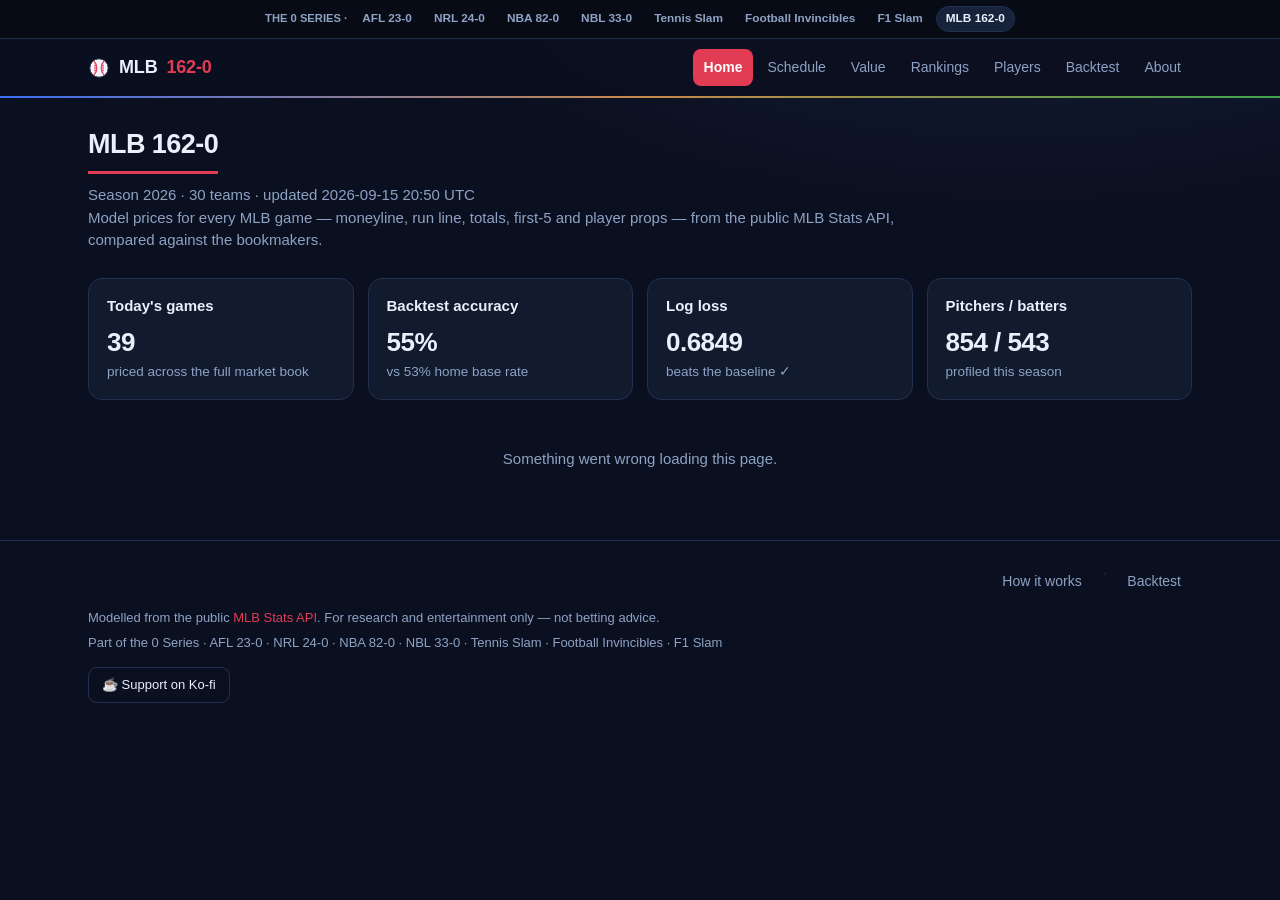
<file: docs/index.html>
<!doctype html>
<html lang="en">
<head>
<meta charset="utf-8" />
<meta name="viewport" content="width=device-width, initial-scale=1, viewport-fit=cover" />
<meta name="theme-color" content="#0b1020" />
<link rel="icon" href="assets/ball.svg" type="image/svg+xml" />
<title>MLB 162-0 · Home</title>
<link rel="stylesheet" href="assets/style.css" />
</head>
<body data-page="home">
<div id="app-header"></div>
<main class="wrap">
  <div class="hero"><h1>MLB 162-0</h1><p class="muted" id="freshness">Loading…</p><p>Model prices for every MLB game — moneyline, run line, totals, first-5 and player props — from the public MLB Stats API, compared against the bookmakers.</p></div>
  <div id="content"><p class="loading">Loading…</p></div>
</main>
<div id="app-footer"></div>
<script type="module" src="assets/app.js"></script>
</body>
</html>
</file>
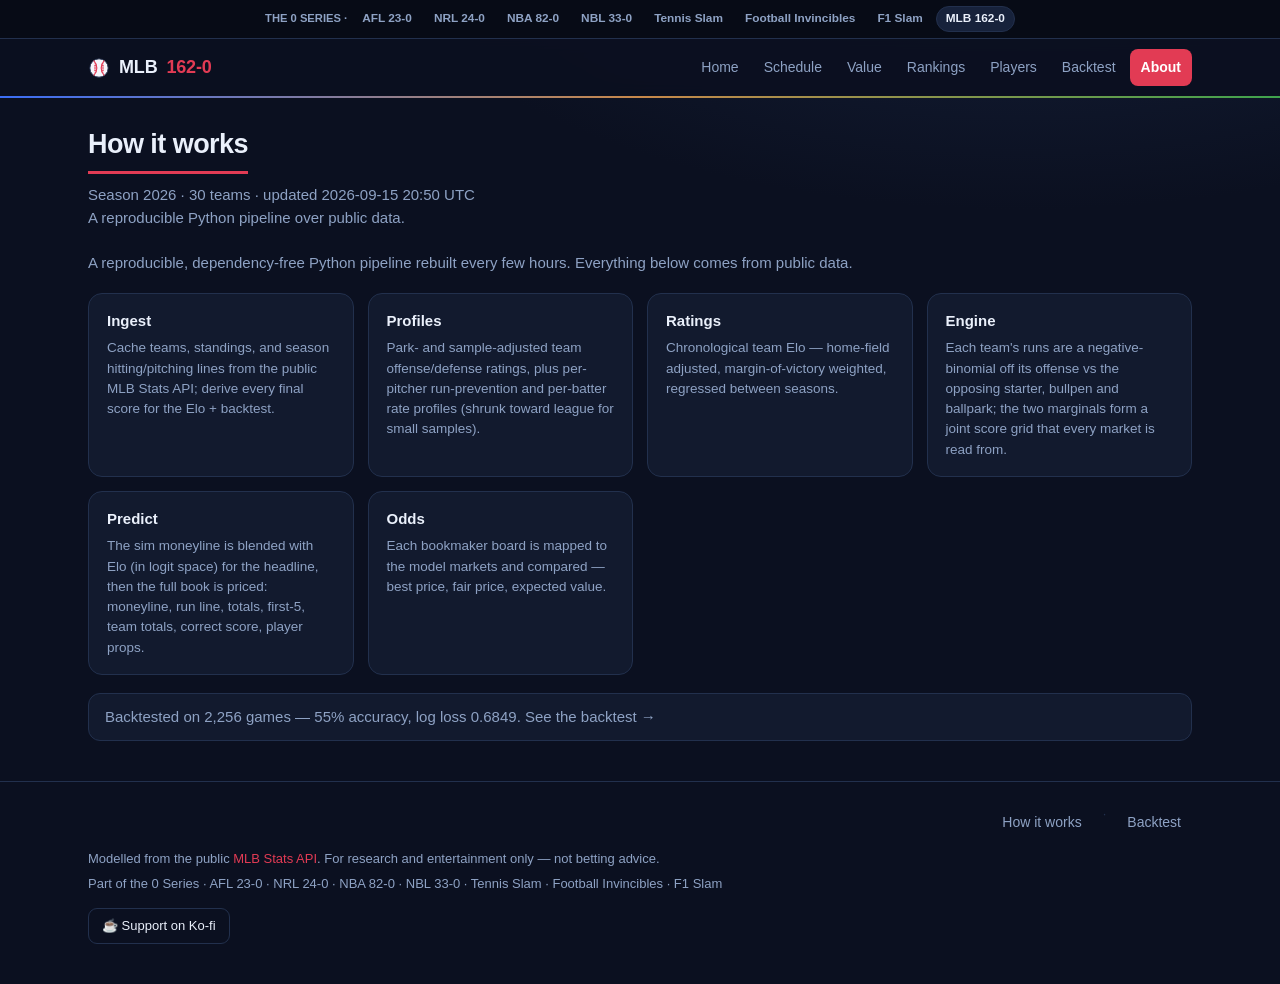
<file: docs/about.html>
<!doctype html>
<html lang="en">
<head>
<meta charset="utf-8" />
<meta name="viewport" content="width=device-width, initial-scale=1, viewport-fit=cover" />
<meta name="theme-color" content="#0b1020" />
<link rel="icon" href="assets/ball.svg" type="image/svg+xml" />
<title>MLB 162-0 · About</title>
<link rel="stylesheet" href="assets/style.css" />
</head>
<body data-page="about">
<div id="app-header"></div>
<main class="wrap">
  <div class="hero"><h1>How it works</h1><p class="muted" id="freshness">Loading…</p><p>A reproducible Python pipeline over public data.</p></div>
  <div id="content"><p class="loading">Loading…</p></div>
</main>
<div id="app-footer"></div>
<script type="module" src="assets/app.js"></script>
</body>
</html>
</file>
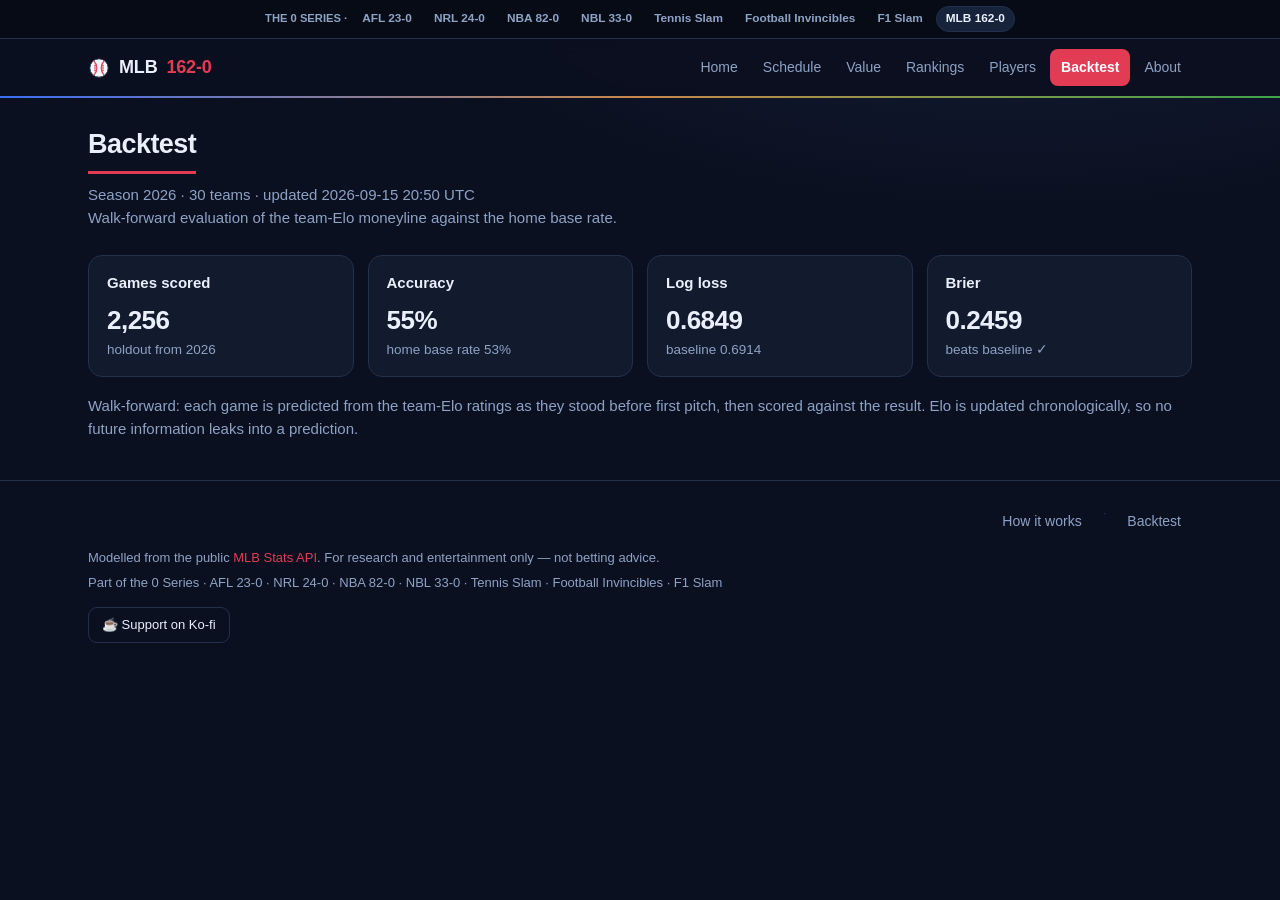
<file: docs/backtest.html>
<!doctype html>
<html lang="en">
<head>
<meta charset="utf-8" />
<meta name="viewport" content="width=device-width, initial-scale=1, viewport-fit=cover" />
<meta name="theme-color" content="#0b1020" />
<link rel="icon" href="assets/ball.svg" type="image/svg+xml" />
<title>MLB 162-0 · Backtest</title>
<link rel="stylesheet" href="assets/style.css" />
</head>
<body data-page="backtest">
<div id="app-header"></div>
<main class="wrap">
  <div class="hero"><h1>Backtest</h1><p class="muted" id="freshness">Loading…</p><p>Walk-forward evaluation of the team-Elo moneyline against the home base rate.</p></div>
  <div id="content"><p class="loading">Loading…</p></div>
</main>
<div id="app-footer"></div>
<script type="module" src="assets/app.js"></script>
</body>
</html>
</file>
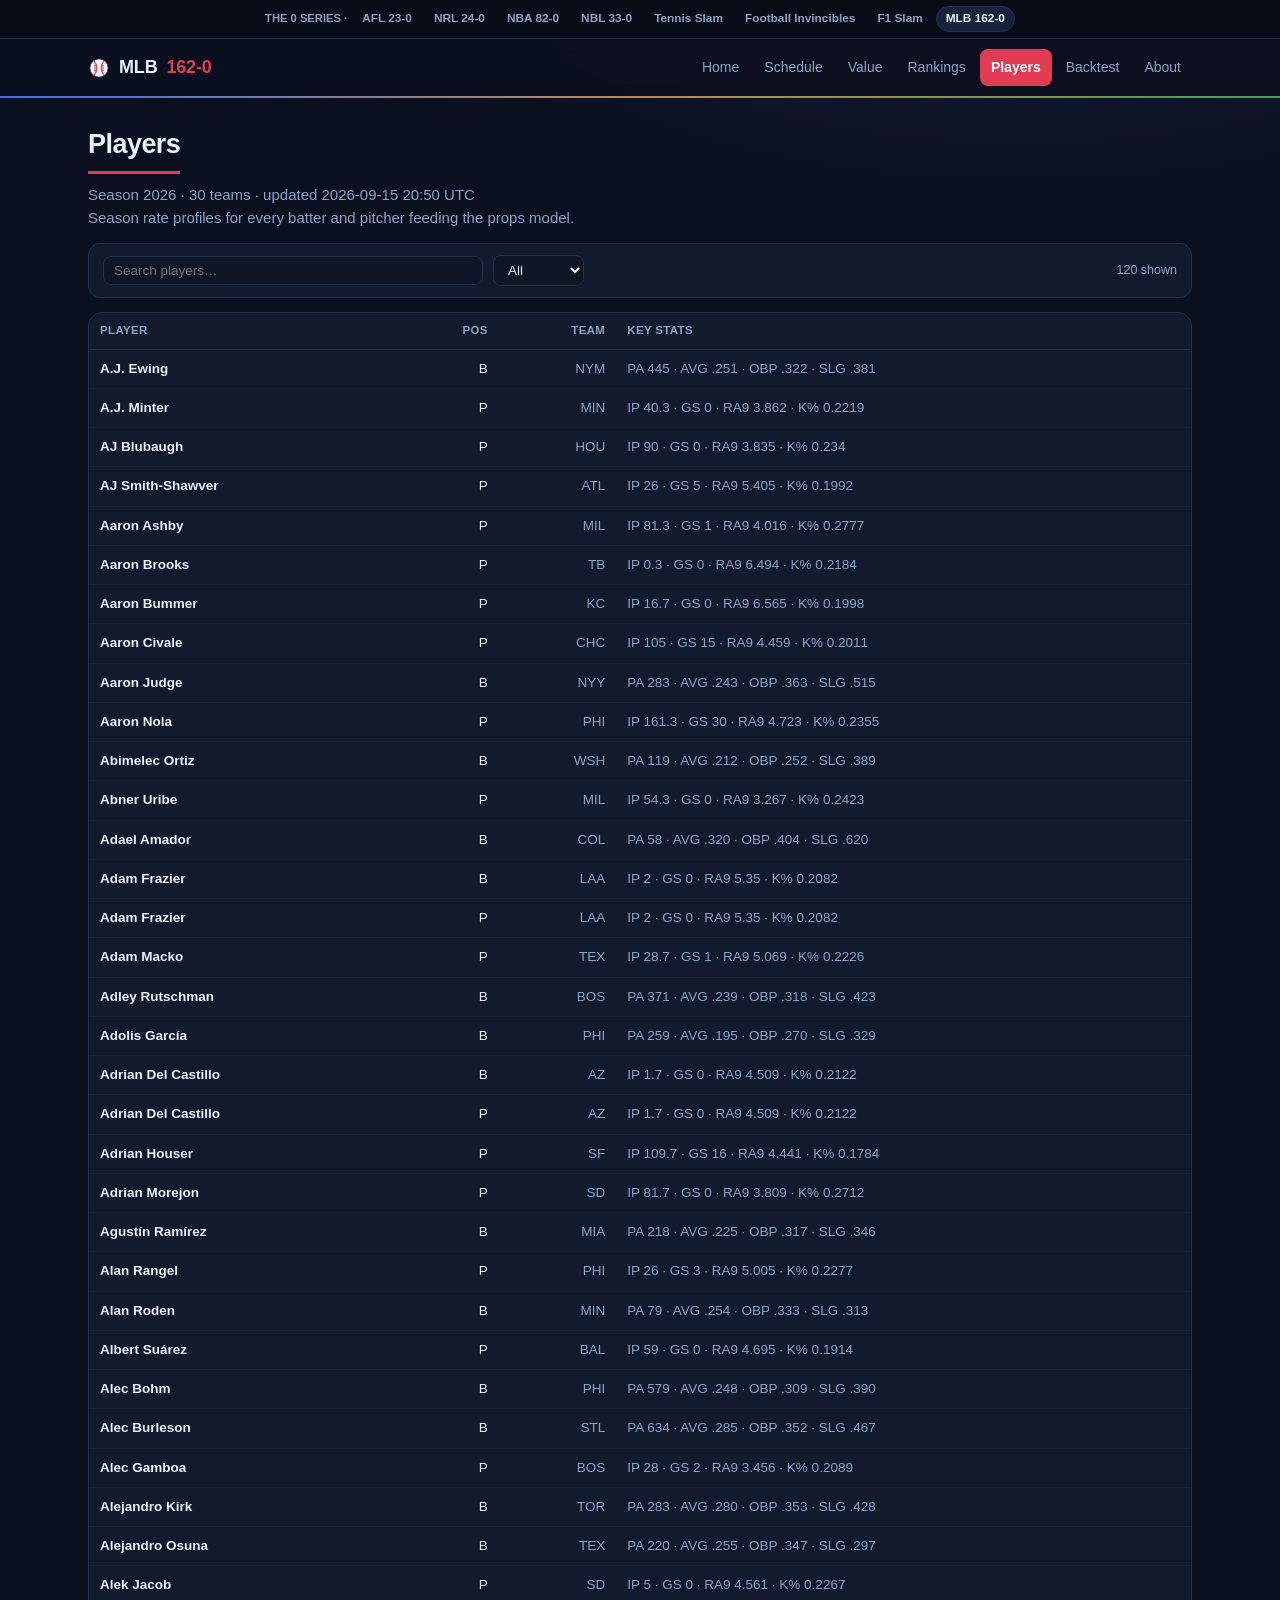
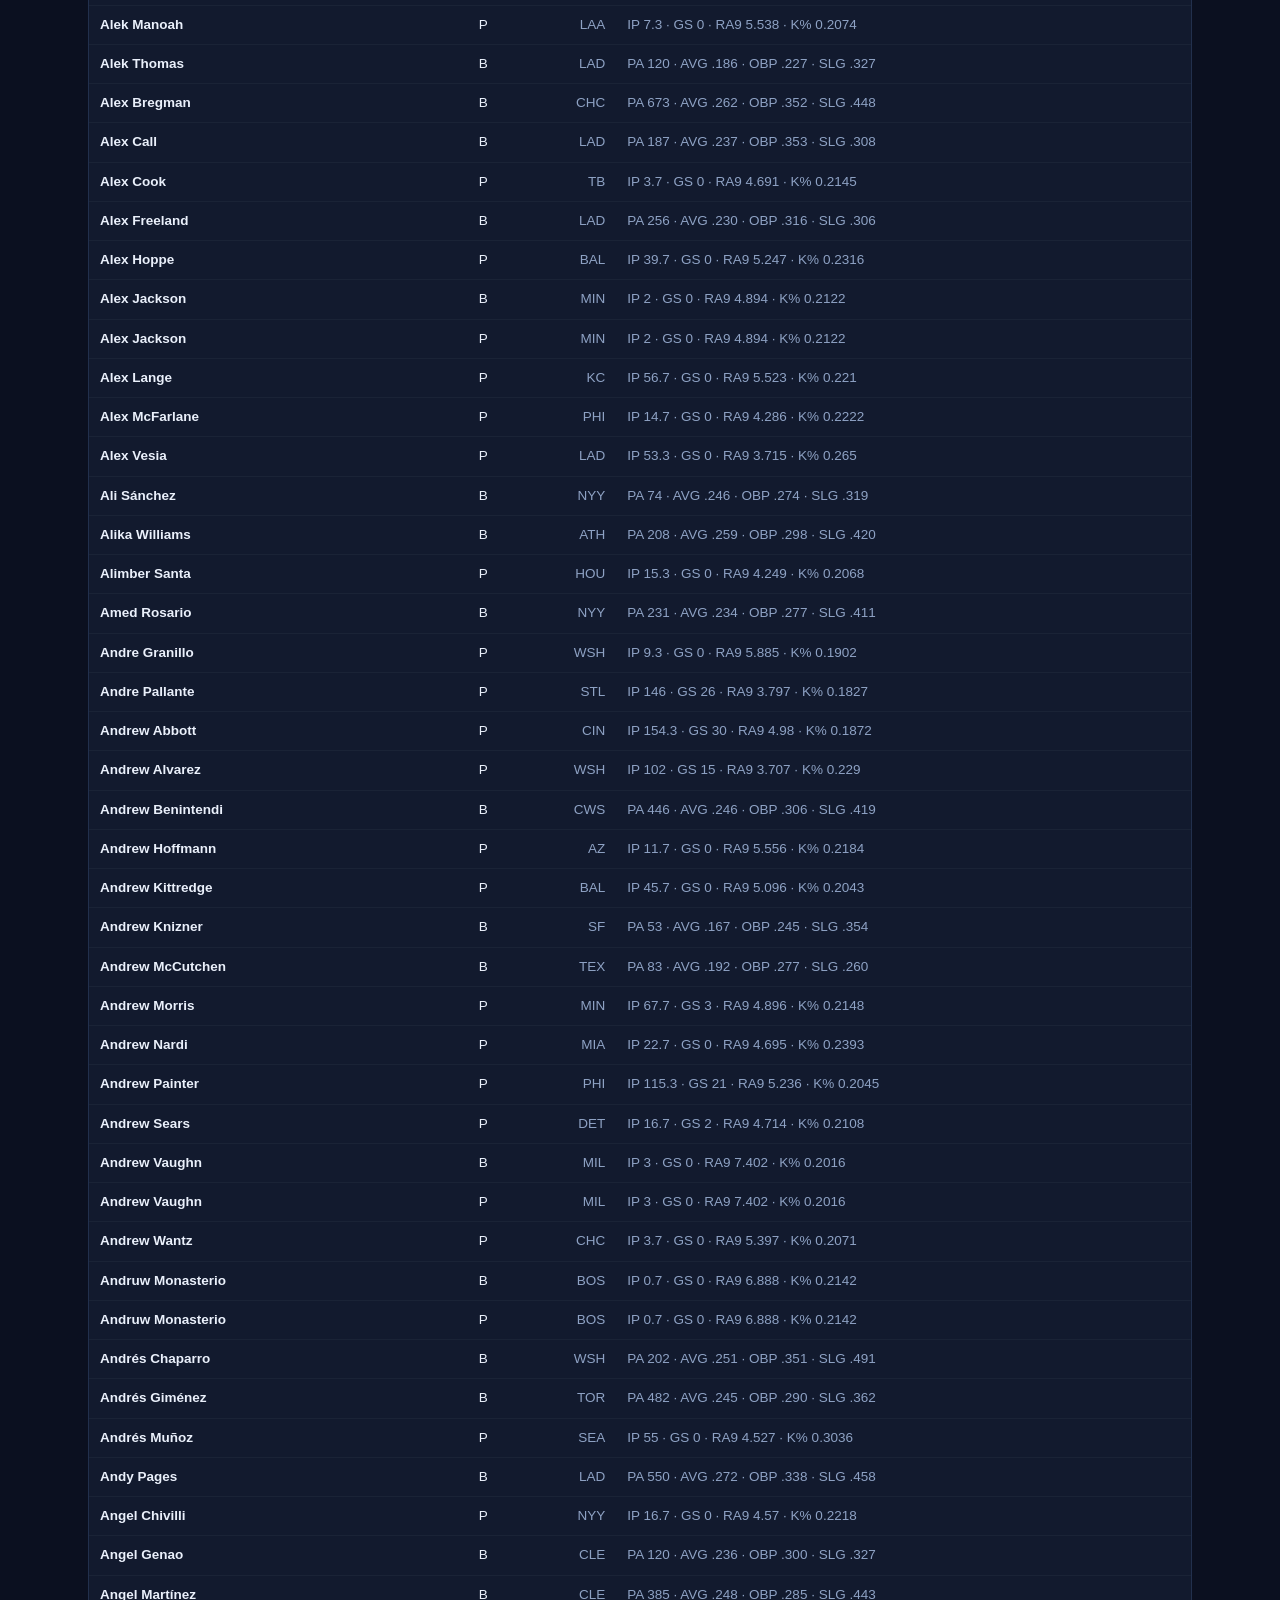
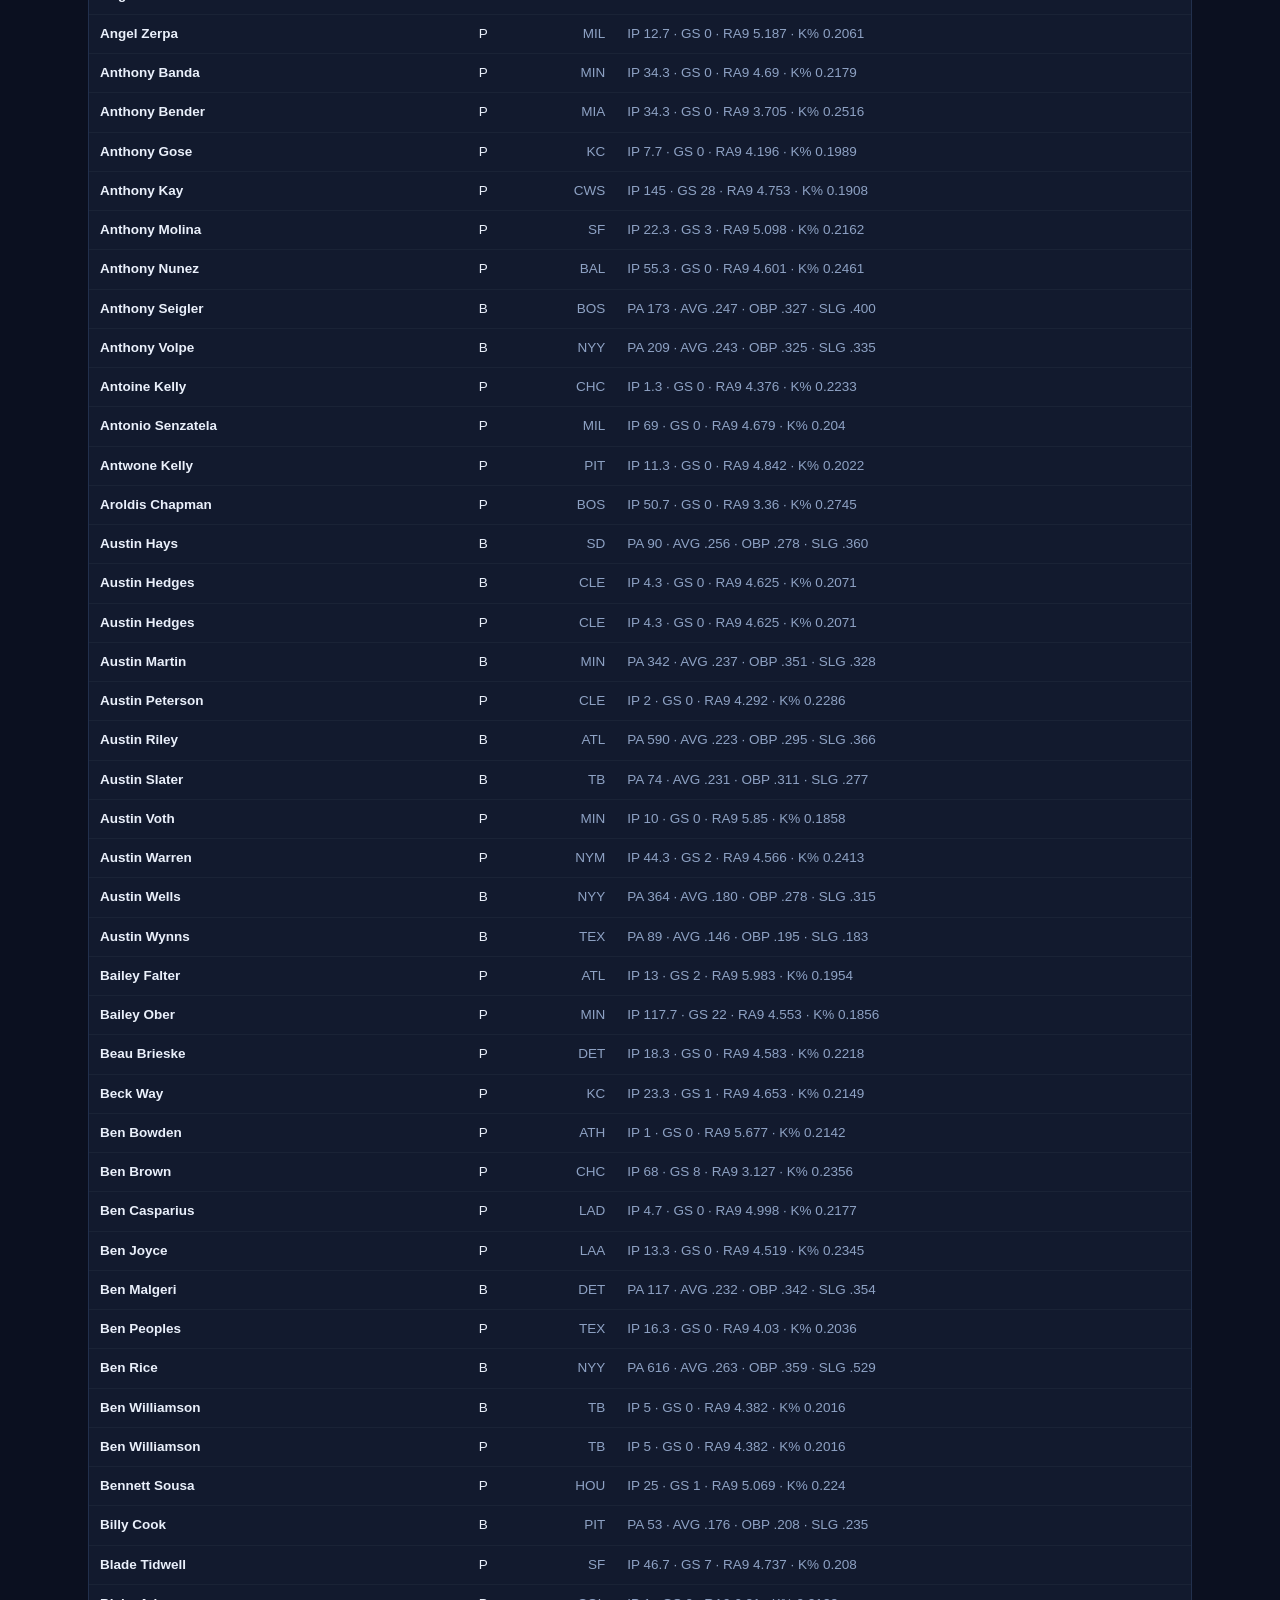
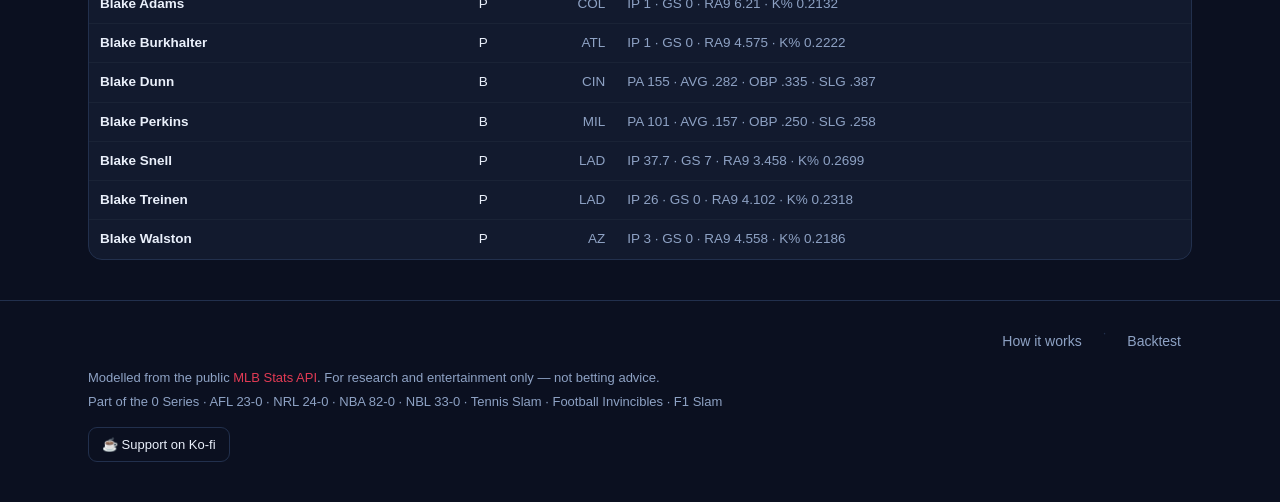
<file: docs/players.html>
<!doctype html>
<html lang="en">
<head>
<meta charset="utf-8" />
<meta name="viewport" content="width=device-width, initial-scale=1, viewport-fit=cover" />
<meta name="theme-color" content="#0b1020" />
<link rel="icon" href="assets/ball.svg" type="image/svg+xml" />
<title>MLB 162-0 · Players</title>
<link rel="stylesheet" href="assets/style.css" />
</head>
<body data-page="players">
<div id="app-header"></div>
<main class="wrap">
  <div class="hero"><h1>Players</h1><p class="muted" id="freshness">Loading…</p><p>Season rate profiles for every batter and pitcher feeding the props model.</p></div>
  <div id="content"><p class="loading">Loading…</p></div>
</main>
<div id="app-footer"></div>
<script type="module" src="assets/app.js"></script>
</body>
</html>
</file>
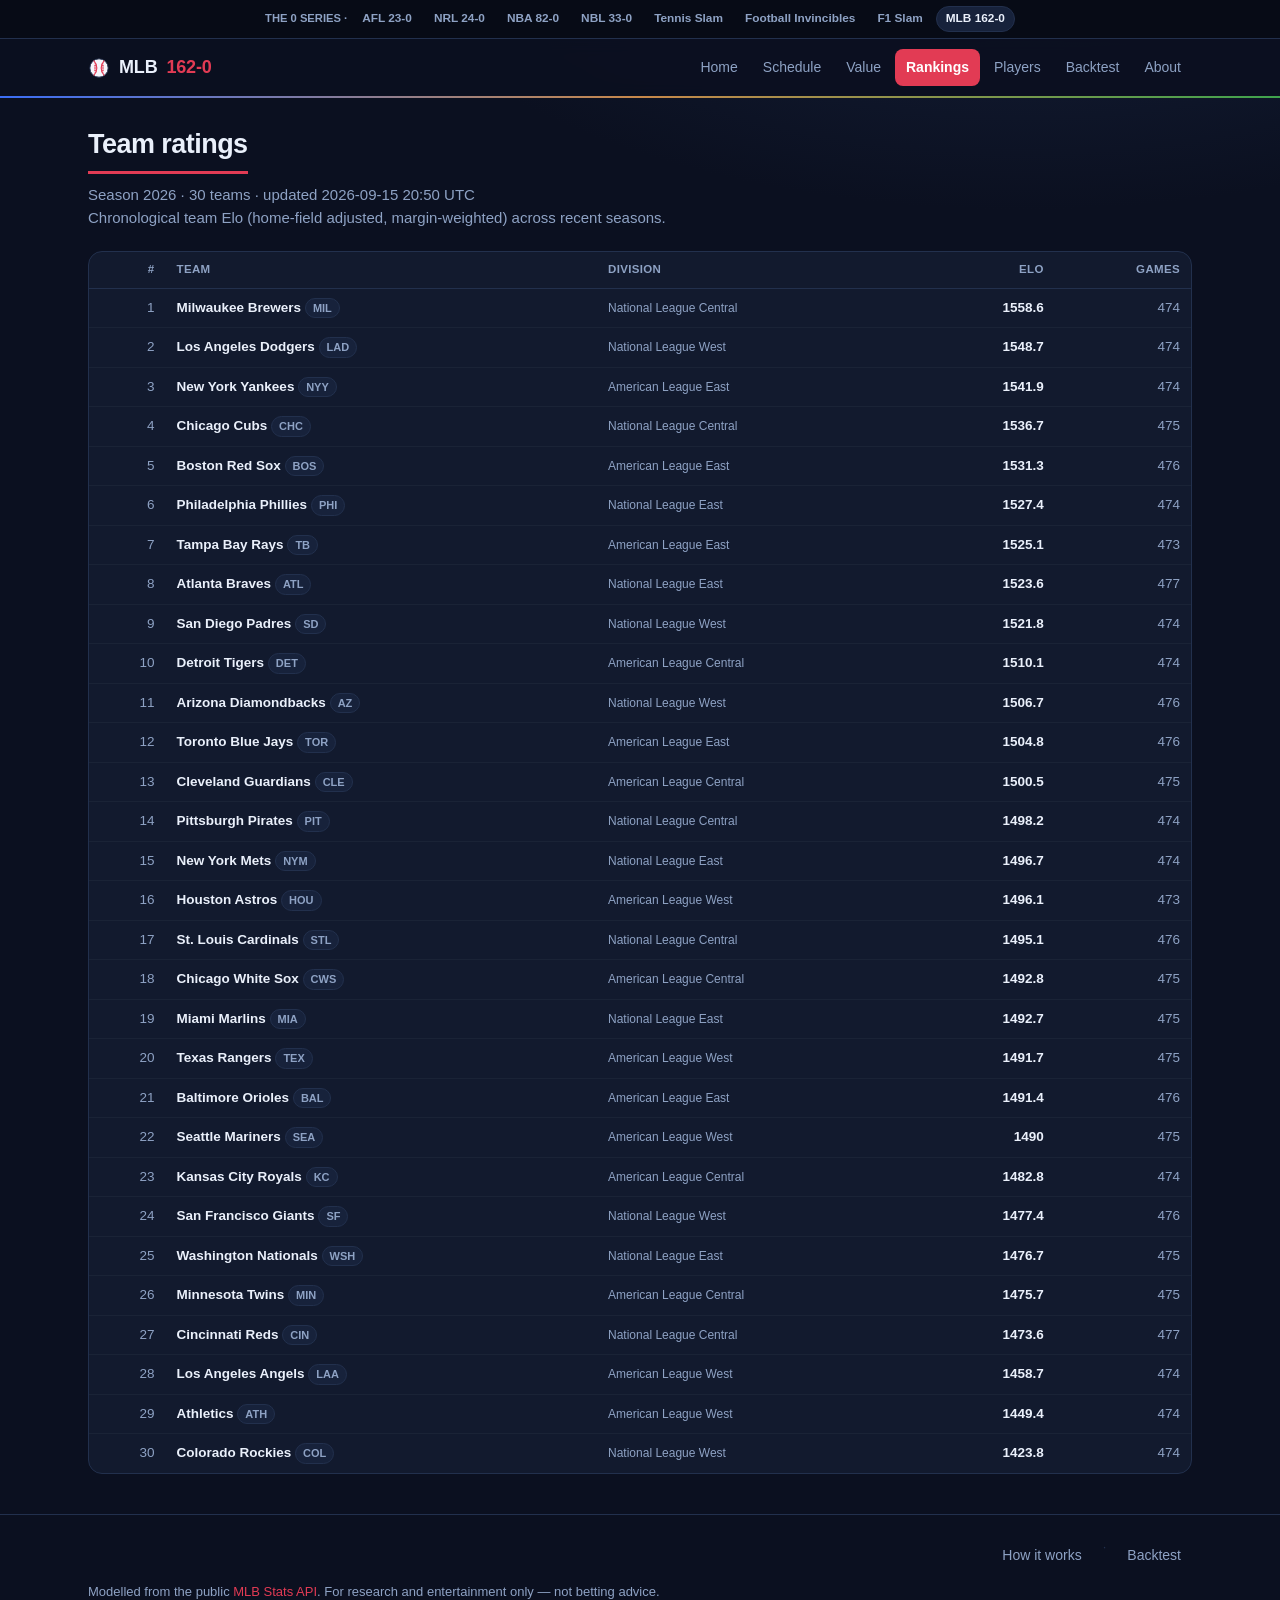
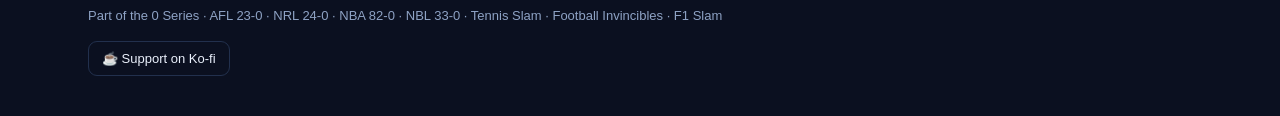
<file: docs/rankings.html>
<!doctype html>
<html lang="en">
<head>
<meta charset="utf-8" />
<meta name="viewport" content="width=device-width, initial-scale=1, viewport-fit=cover" />
<meta name="theme-color" content="#0b1020" />
<link rel="icon" href="assets/ball.svg" type="image/svg+xml" />
<title>MLB 162-0 · Rankings</title>
<link rel="stylesheet" href="assets/style.css" />
</head>
<body data-page="rankings">
<div id="app-header"></div>
<main class="wrap">
  <div class="hero"><h1>Team ratings</h1><p class="muted" id="freshness">Loading…</p><p>Chronological team Elo (home-field adjusted, margin-weighted) across recent seasons.</p></div>
  <div id="content"><p class="loading">Loading…</p></div>
</main>
<div id="app-footer"></div>
<script type="module" src="assets/app.js"></script>
</body>
</html>
</file>
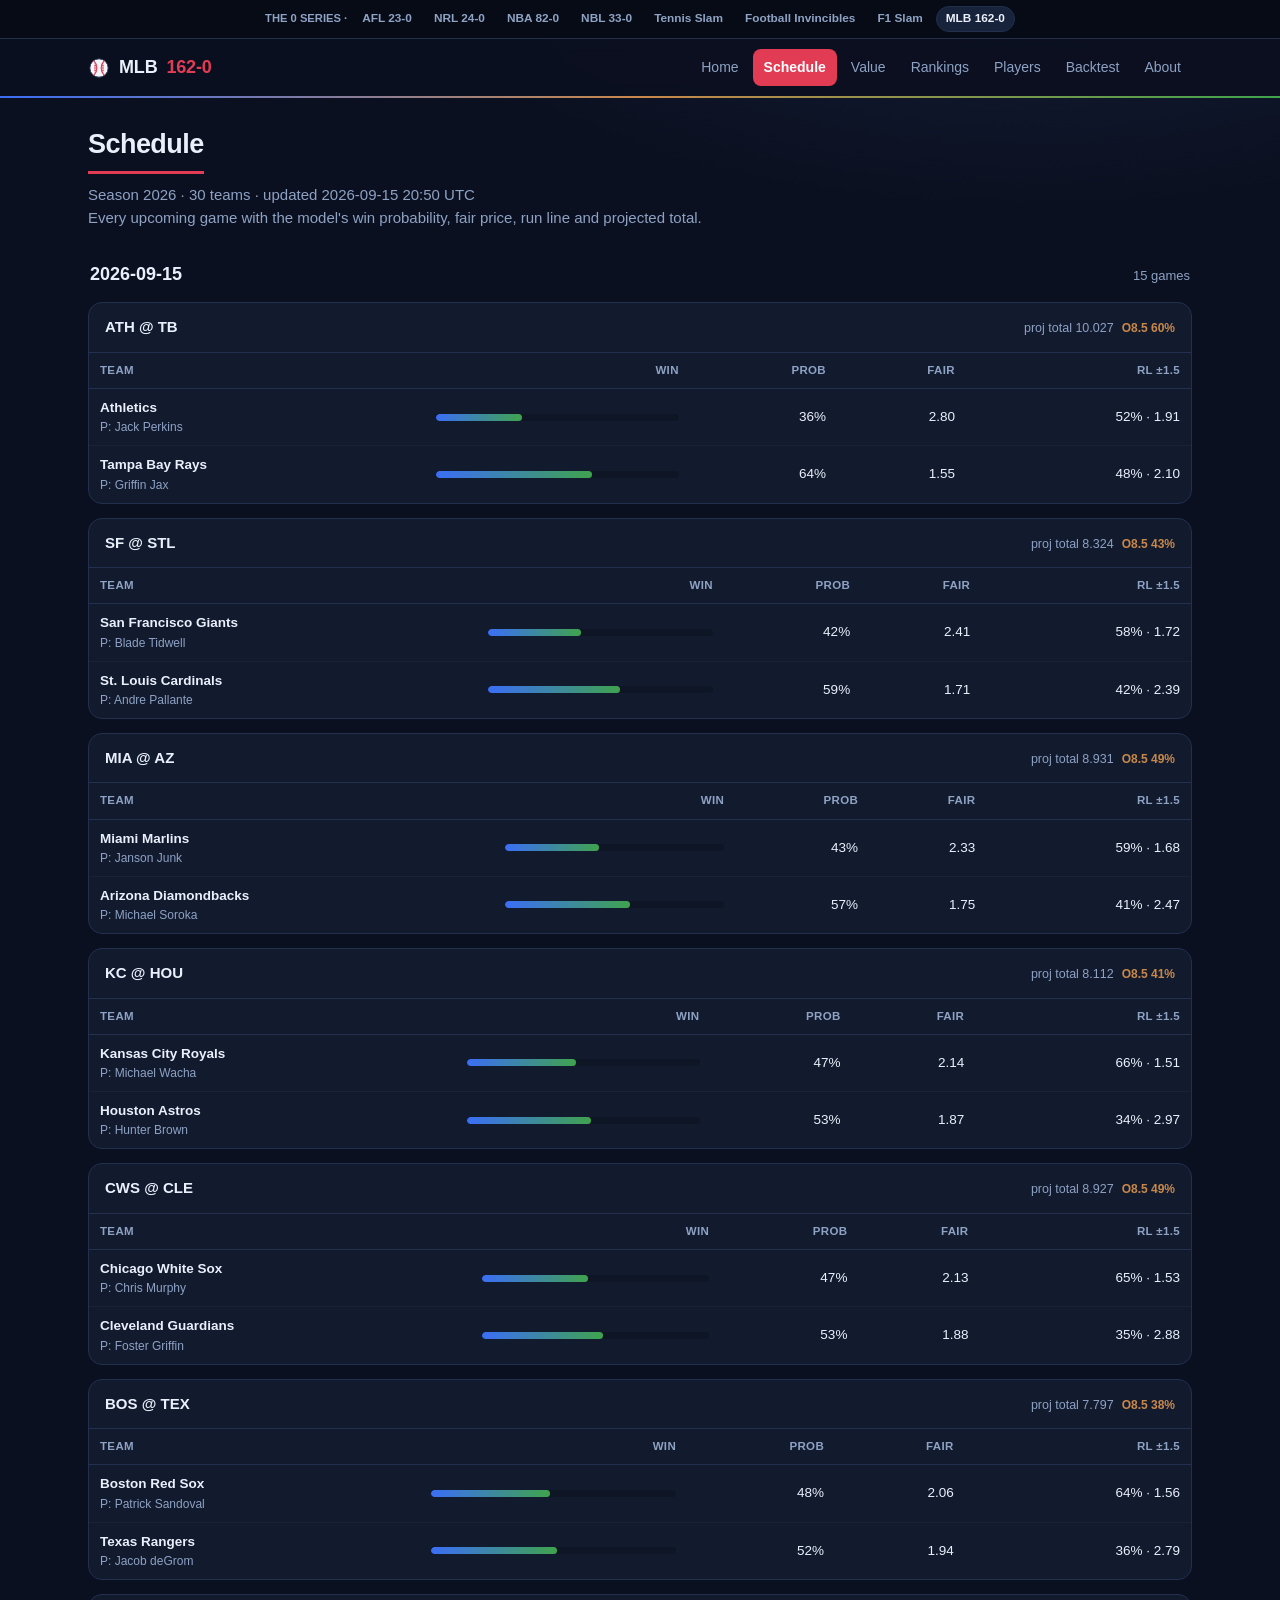
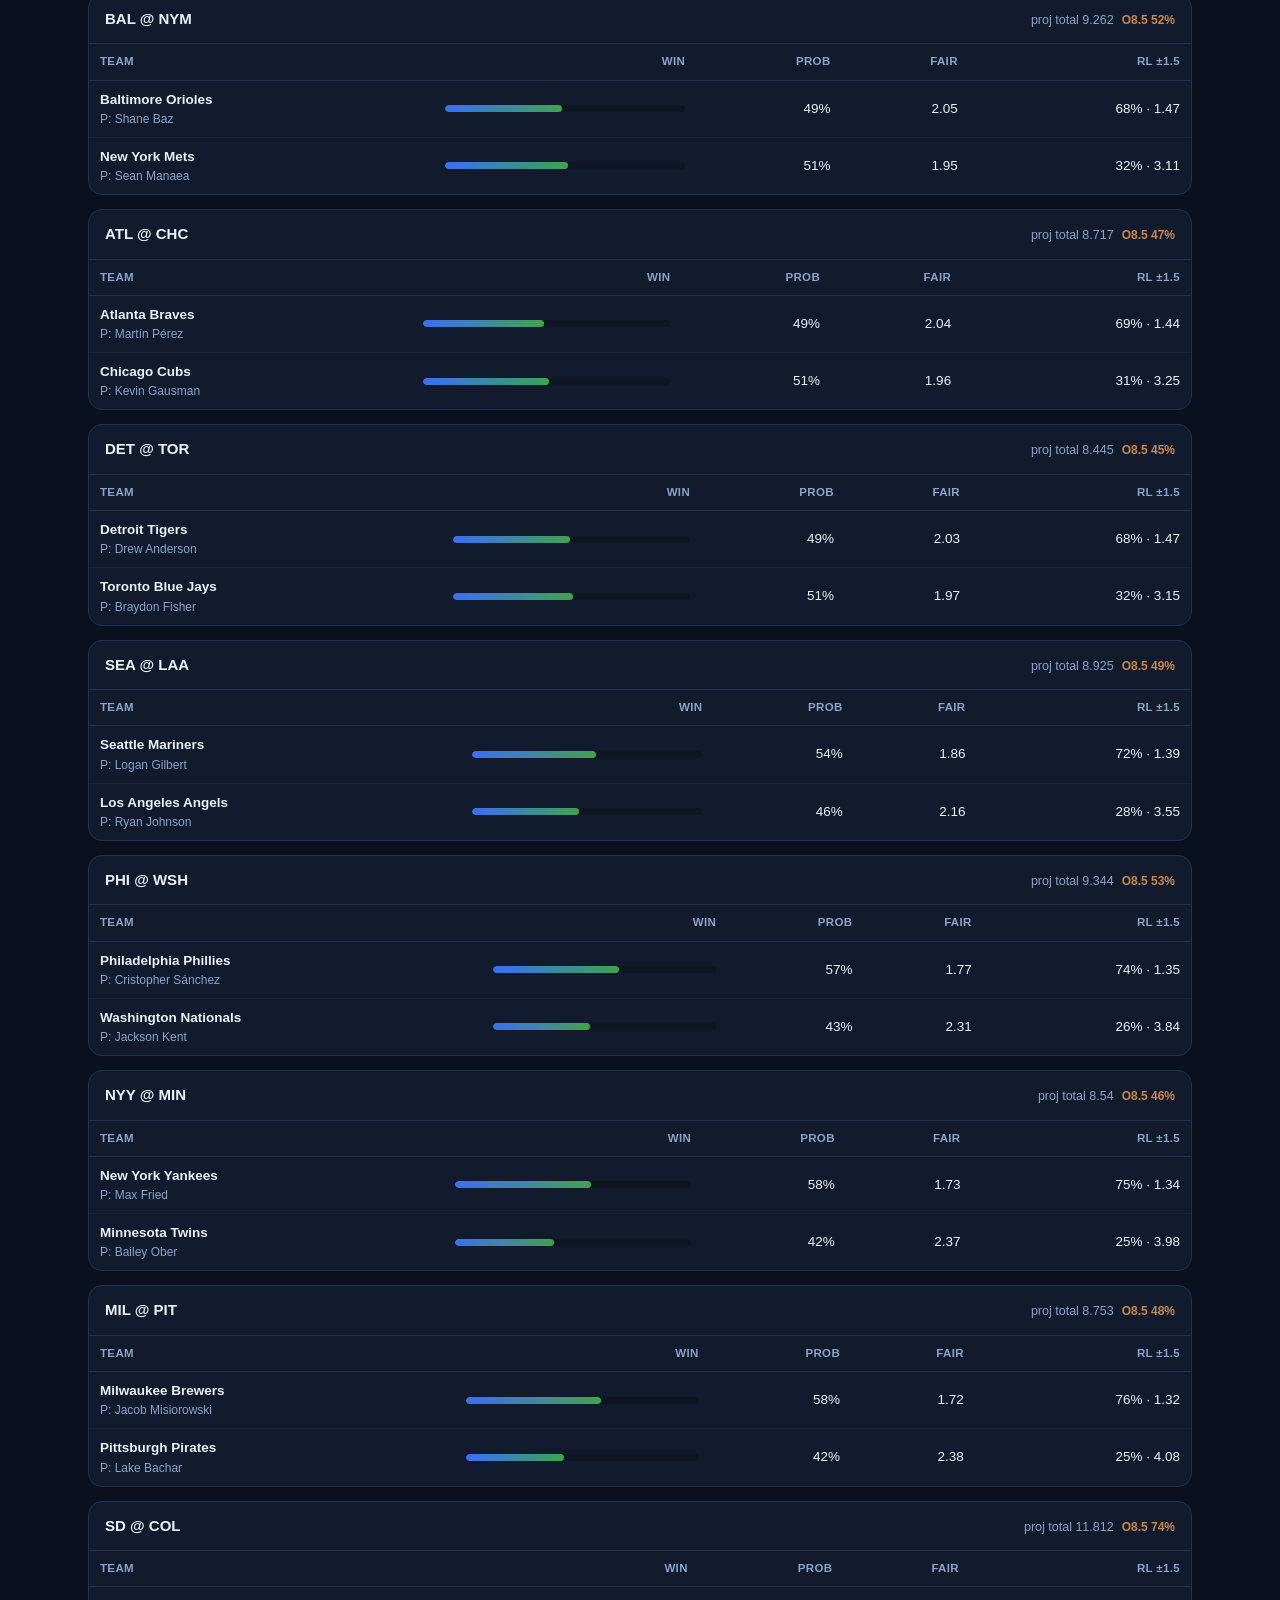
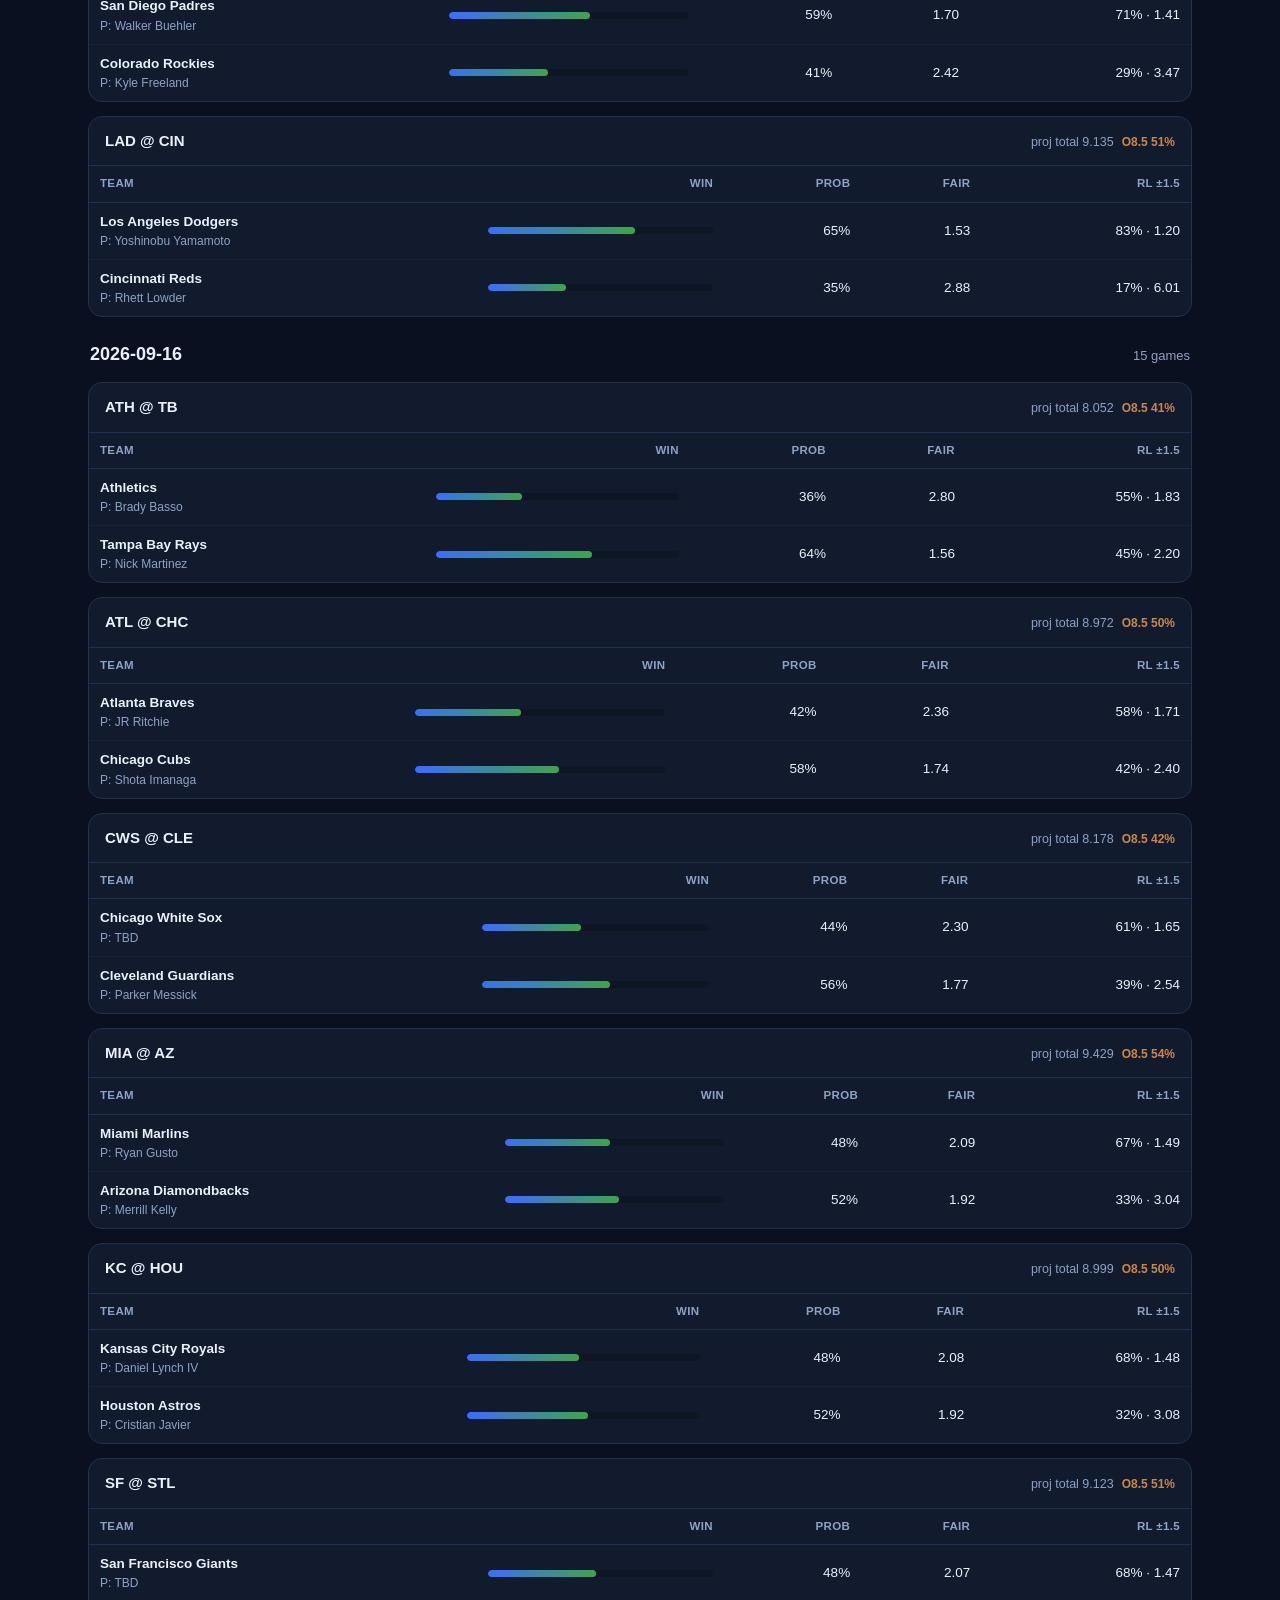
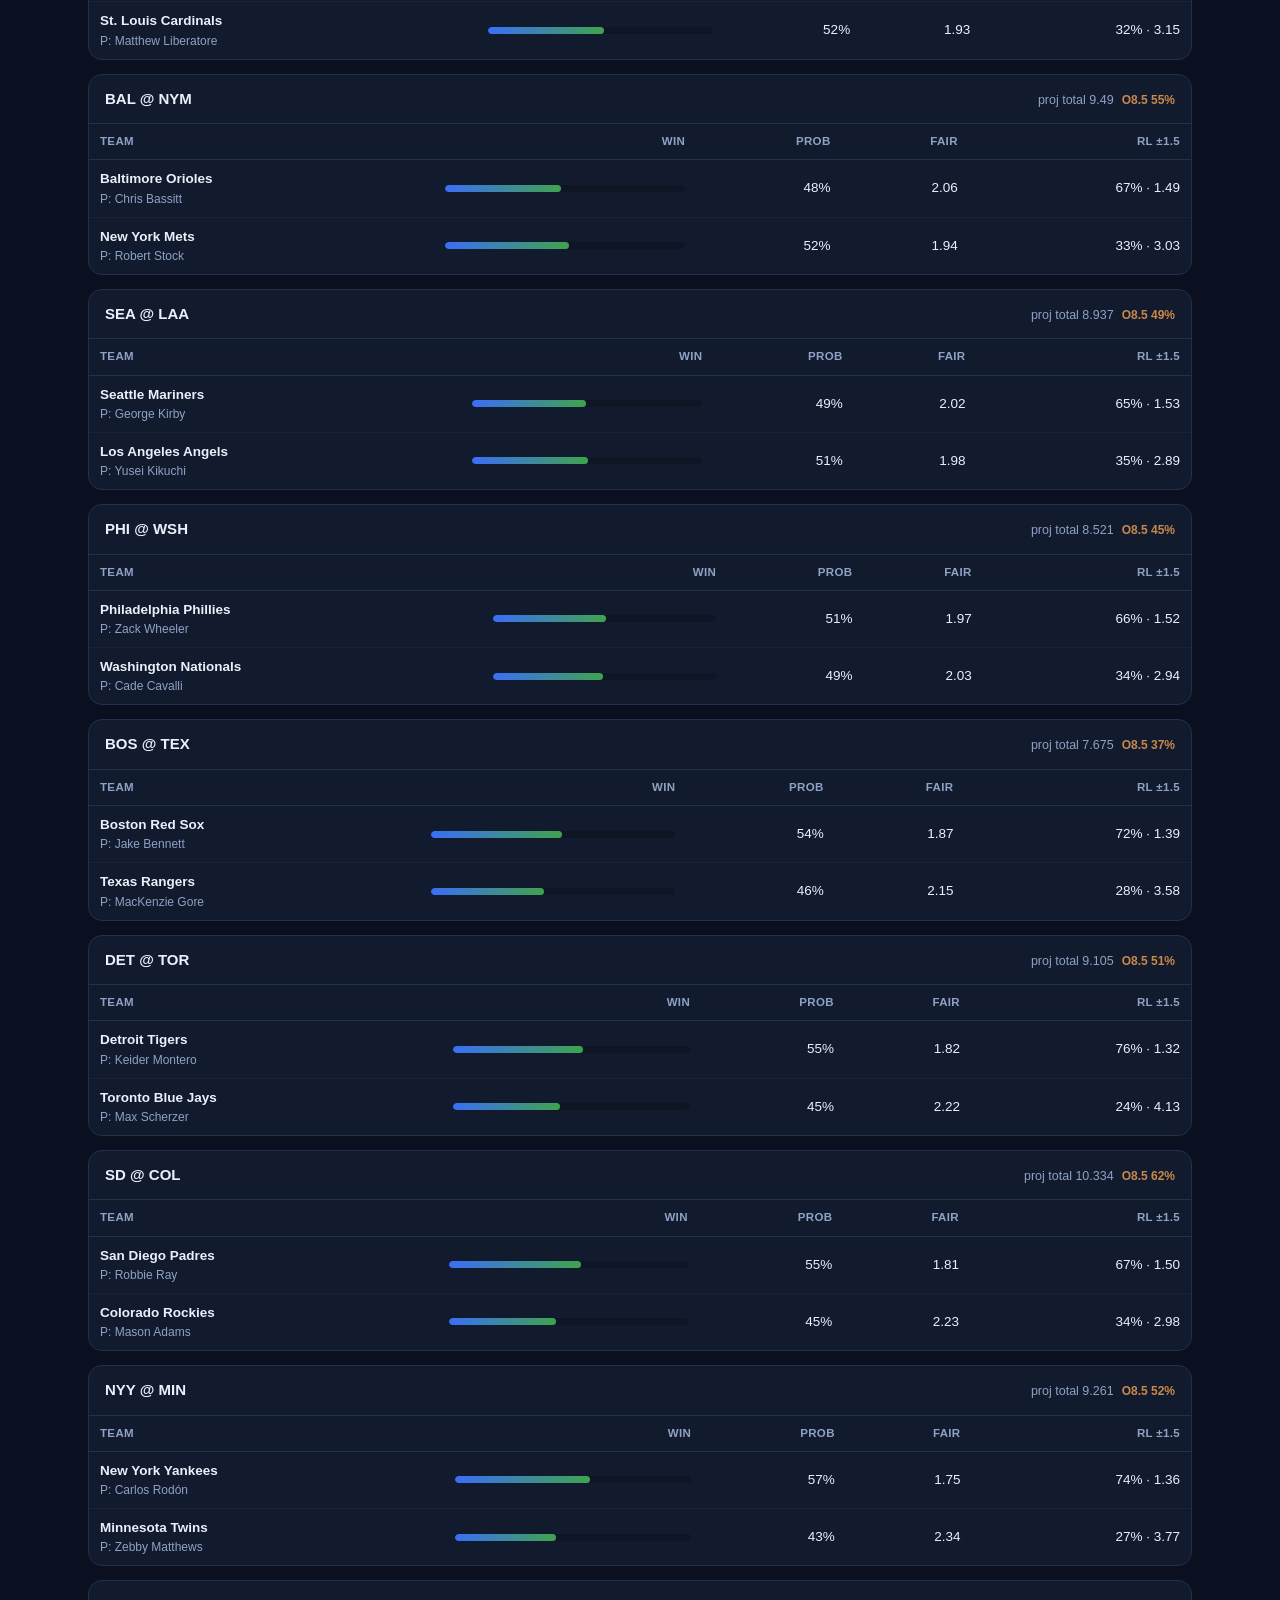
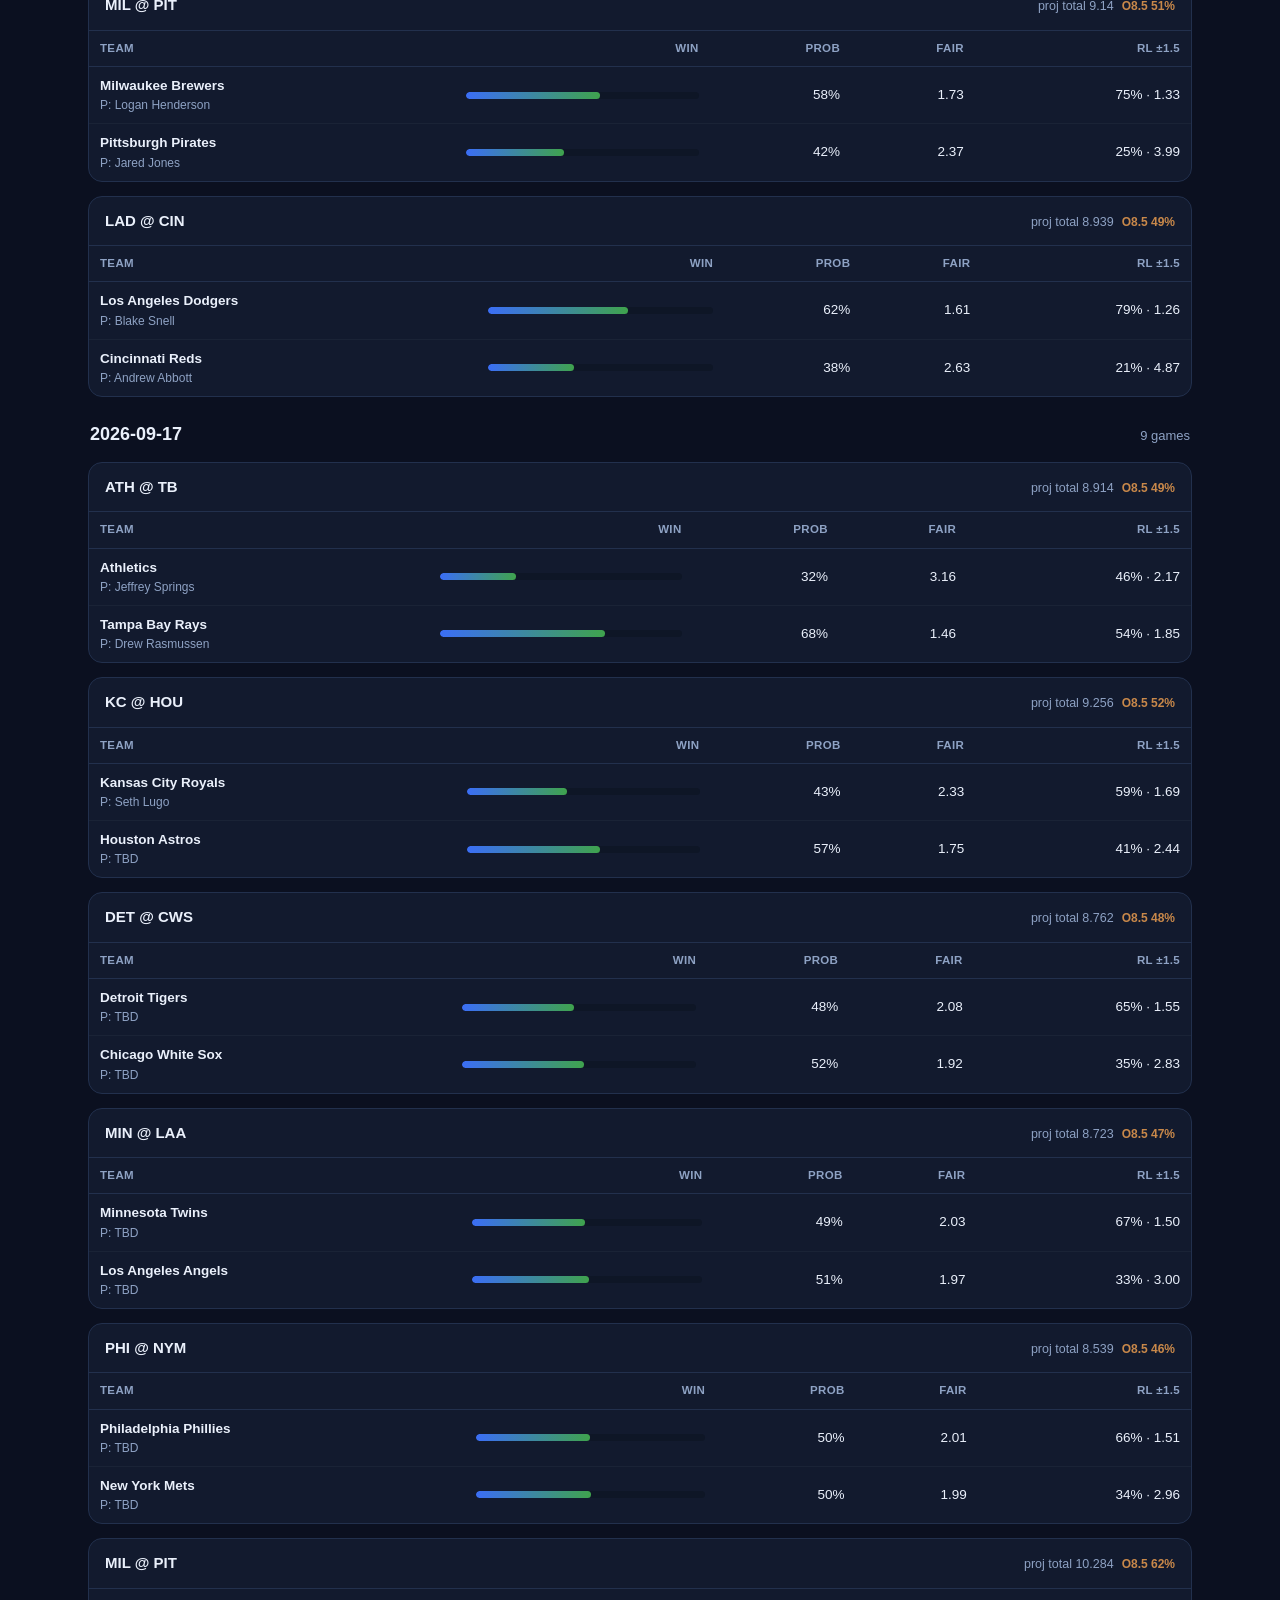
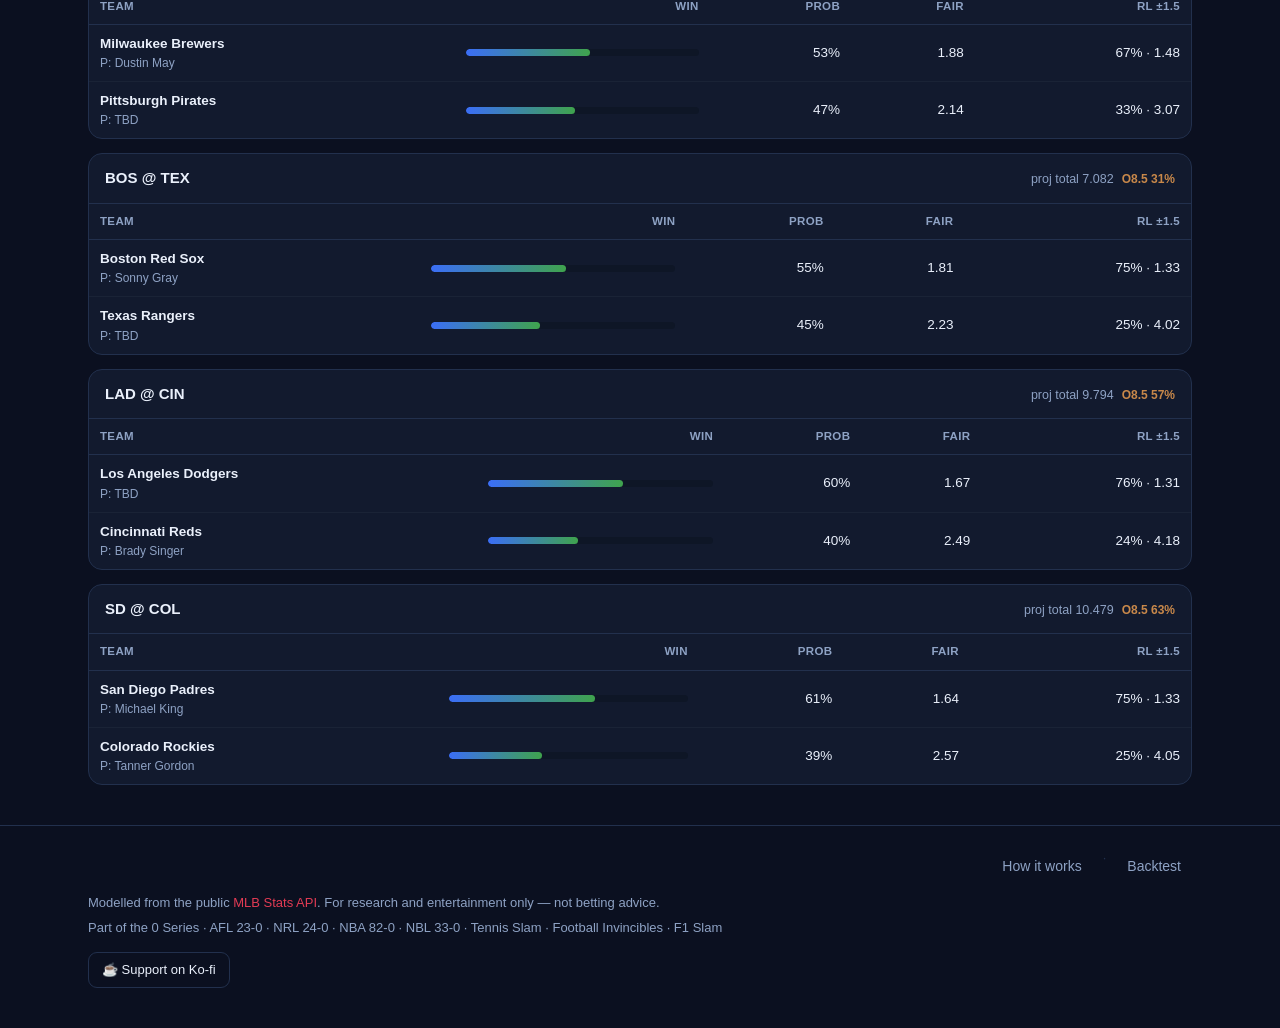
<file: docs/schedule.html>
<!doctype html>
<html lang="en">
<head>
<meta charset="utf-8" />
<meta name="viewport" content="width=device-width, initial-scale=1, viewport-fit=cover" />
<meta name="theme-color" content="#0b1020" />
<link rel="icon" href="assets/ball.svg" type="image/svg+xml" />
<title>MLB 162-0 · Schedule</title>
<link rel="stylesheet" href="assets/style.css" />
</head>
<body data-page="schedule">
<div id="app-header"></div>
<main class="wrap">
  <div class="hero"><h1>Schedule</h1><p class="muted" id="freshness">Loading…</p><p>Every upcoming game with the model's win probability, fair price, run line and projected total.</p></div>
  <div id="content"><p class="loading">Loading…</p></div>
</main>
<div id="app-footer"></div>
<script type="module" src="assets/app.js"></script>
</body>
</html>
</file>
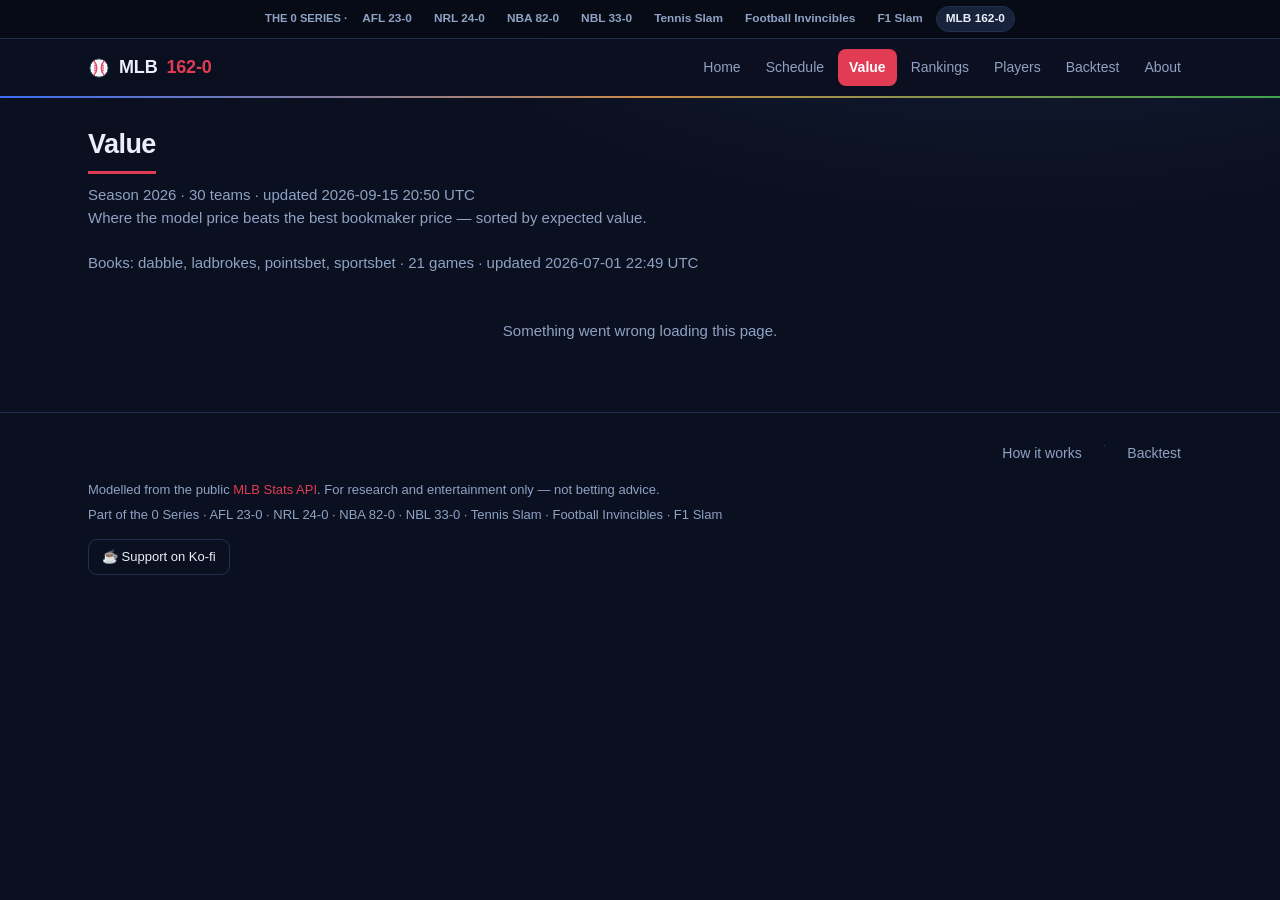
<file: docs/value.html>
<!doctype html>
<html lang="en">
<head>
<meta charset="utf-8" />
<meta name="viewport" content="width=device-width, initial-scale=1, viewport-fit=cover" />
<meta name="theme-color" content="#0b1020" />
<link rel="icon" href="assets/ball.svg" type="image/svg+xml" />
<title>MLB 162-0 · Value</title>
<link rel="stylesheet" href="assets/style.css" />
</head>
<body data-page="value">
<div id="app-header"></div>
<main class="wrap">
  <div class="hero"><h1>Value</h1><p class="muted" id="freshness">Loading…</p><p>Where the model price beats the best bookmaker price — sorted by expected value.</p></div>
  <div id="content"><p class="loading">Loading…</p></div>
</main>
<div id="app-footer"></div>
<script type="module" src="assets/app.js"></script>
</body>
</html>
</file>
<file: docs/assets/style.css>
:root{
  --bg:#0b1020; --card:#121a2e; --line:#22304d; --ink:#eaf0fb; --mut:#8ea2c4;
  --acc:#e23b54; --acc-ink:#fff; --pos:#39d98a; --posbg:#0f2c20; --neg:#e0605f;
  --chip:#17223b; --warn:#fbbf24; --field:#3fa34d; --navy:#3b6ef6; --dirt:#c8884a;
}
*{box-sizing:border-box}
html{-webkit-text-size-adjust:100%}
body{margin:0;background:var(--bg);color:var(--ink);-webkit-tap-highlight-color:transparent;
  font:15px/1.5 -apple-system,BlinkMacSystemFont,'Segoe UI',Roboto,Helvetica,Arial,sans-serif;
  background-image:radial-gradient(1100px 500px at 80% -10%, #15203a 0%, transparent 60%);
  background-attachment:fixed}
a{color:var(--acc);text-decoration:none}
.wrap{max-width:1140px;margin:0 auto;padding:0 max(18px, env(safe-area-inset-right)) 0 max(18px, env(safe-area-inset-left))}

/* header / nav */
header{border-bottom:1px solid var(--line);position:sticky;top:0;background:rgba(11,16,32,.92);
  backdrop-filter:blur(8px);z-index:20;padding-top:env(safe-area-inset-top)}
header::after{content:"";position:absolute;left:0;right:0;bottom:-1px;height:2px;
  background:linear-gradient(90deg,var(--navy),var(--dirt) 50%,var(--field))}
header .wrap{display:flex;align-items:center;gap:18px;min-height:58px}
.brand{font-weight:800;color:var(--ink);font-size:18px;letter-spacing:-.01em;display:flex;align-items:center;gap:9px}
.brand .ball{width:22px;height:22px;flex:0 0 auto}
.brand span.acc{color:var(--acc)}
nav{margin-left:auto;display:flex;gap:3px;flex-wrap:wrap;justify-content:flex-end}
nav a{color:var(--mut);padding:8px 11px;border-radius:8px;font-size:14px}
nav a:hover{color:var(--ink);background:var(--chip)}
nav a.on{color:var(--acc-ink);background:var(--acc);font-weight:600}

/* sister sites strip */
.sister-bar{display:flex;align-items:center;justify-content:center;gap:4px;flex-wrap:wrap;
  font-size:.74rem;padding:6px 18px;padding-top:calc(6px + env(safe-area-inset-top));
  background:#070b16;border-bottom:1px solid var(--line)}
.sister-bar .lead{color:var(--mut);margin-right:2px;font-weight:700;font-size:.7rem;white-space:nowrap}
.sister-link{white-space:nowrap;padding:3px 9px;border-radius:999px;color:var(--mut);font-weight:600}
.sister-link:hover{color:var(--ink)}
.sister-link[data-active]{color:var(--ink);background:var(--chip);border:1px solid var(--line)}

/* hero */
.hero{padding:26px 0 8px}
.hero h1{margin:0 0 10px;font-size:27px;letter-spacing:-.02em;display:inline-block;
  padding-bottom:7px;border-bottom:3px solid var(--acc)}
.hero p{color:var(--mut);max-width:820px;margin:0}
.banner{display:block;margin:16px 0;padding:12px 16px;border:1px solid var(--line);
  border-radius:12px;background:var(--card);color:var(--mut)}
.banner.pos{border-color:#1c6b4a;background:var(--posbg);color:var(--pos);font-weight:600}

/* cards / grid */
.cards{display:grid;grid-template-columns:repeat(auto-fit,minmax(220px,1fr));gap:14px;margin:18px 0}
.tile{border:1px solid var(--line);border-radius:14px;background:var(--card);padding:16px 18px}
.tile h3{margin:0 0 6px;font-size:15px}
.tile p{margin:0;color:var(--mut);font-size:13.5px}
.tile .big{font-size:26px;font-weight:800;letter-spacing:-.02em}

/* filters */
.filters{display:flex;flex-wrap:wrap;gap:10px;align-items:center;margin:6px 0 8px;
  padding:11px 14px;border:1px solid var(--line);border-radius:12px;background:var(--card)}
.filters select,.filters input{background:#0e1626;color:var(--ink);border:1px solid var(--line);
  border-radius:8px;padding:6px 10px;font-size:13.5px}
.filters .count{margin-left:auto;color:var(--mut);font-size:12.5px}

/* match / game cards */
.group-head{display:flex;align-items:baseline;justify-content:space-between;gap:10px;margin:24px 2px 10px}
.group-head h2{margin:0;font-size:18px}
.group-head .muted{color:var(--mut);font-size:13px;font-weight:500}
.match{margin:14px 0;border:1px solid var(--line);border-radius:14px;background:var(--card);overflow:hidden}
.match h3{margin:0;padding:13px 16px;border-bottom:1px solid var(--line);font-size:15px;
  display:flex;justify-content:space-between;align-items:baseline;gap:10px}
.match h3 .ko{color:var(--mut);font-weight:500;font-size:12.5px}
.match h3 .park{color:var(--dirt);font-weight:600;font-size:12px}
.tablewrap{overflow-x:auto;-webkit-overflow-scrolling:touch}
table{width:100%;border-collapse:collapse;font-size:13.5px}
th,td{padding:9px 11px;text-align:right;white-space:nowrap}
th{color:var(--mut);font-weight:600;border-bottom:1px solid var(--line);font-size:11.5px;
  text-transform:uppercase;letter-spacing:.03em}
td{border-bottom:1px solid #1a2336}tr:last-child td{border-bottom:0}
th.pl,td.pl{text-align:left}td.pl b{font-weight:600}
.mut{color:var(--mut)}
.pos{color:var(--pos);font-weight:600}.neg{color:var(--neg)}
.pill{display:inline-block;padding:1px 7px;border-radius:999px;font-size:11px;font-weight:700;
  background:var(--chip);border:1px solid var(--line);color:var(--mut)}
.pill.pos{background:var(--posbg);border-color:#1c6b4a;color:var(--pos)}
.bestbook{color:var(--acc);font-weight:600}

/* win-prob bar */
.bar{position:relative;height:7px;border-radius:5px;background:#0e1626;overflow:hidden;min-width:80px}
.bar span{position:absolute;left:0;top:0;bottom:0;background:linear-gradient(90deg,var(--navy),var(--field));border-radius:5px}

/* rankings */
.rank td.elo{font-weight:700;color:var(--ink)}
.rank .div{color:var(--mut);font-size:12px}

/* footer */
footer{border-top:1px solid var(--line);margin-top:40px;padding:22px 0 40px;color:var(--mut);font-size:13px}
footer .foot-links{display:flex;gap:10px;flex-wrap:wrap;margin-bottom:8px}
footer .foot-links .sep{color:var(--line)}
footer p{margin:5px 0}
footer .series a{color:var(--mut)}
.kofi{display:inline-block;margin-top:10px;padding:7px 13px;border:1px solid var(--line);border-radius:9px;color:var(--ink)}

/* misc */
.loading{color:var(--mut);padding:30px 0;text-align:center}
.search{width:100%;max-width:380px}
@media (max-width:560px){ .hero h1{font-size:22px} nav a{padding:7px 8px;font-size:13px} }
</file>
